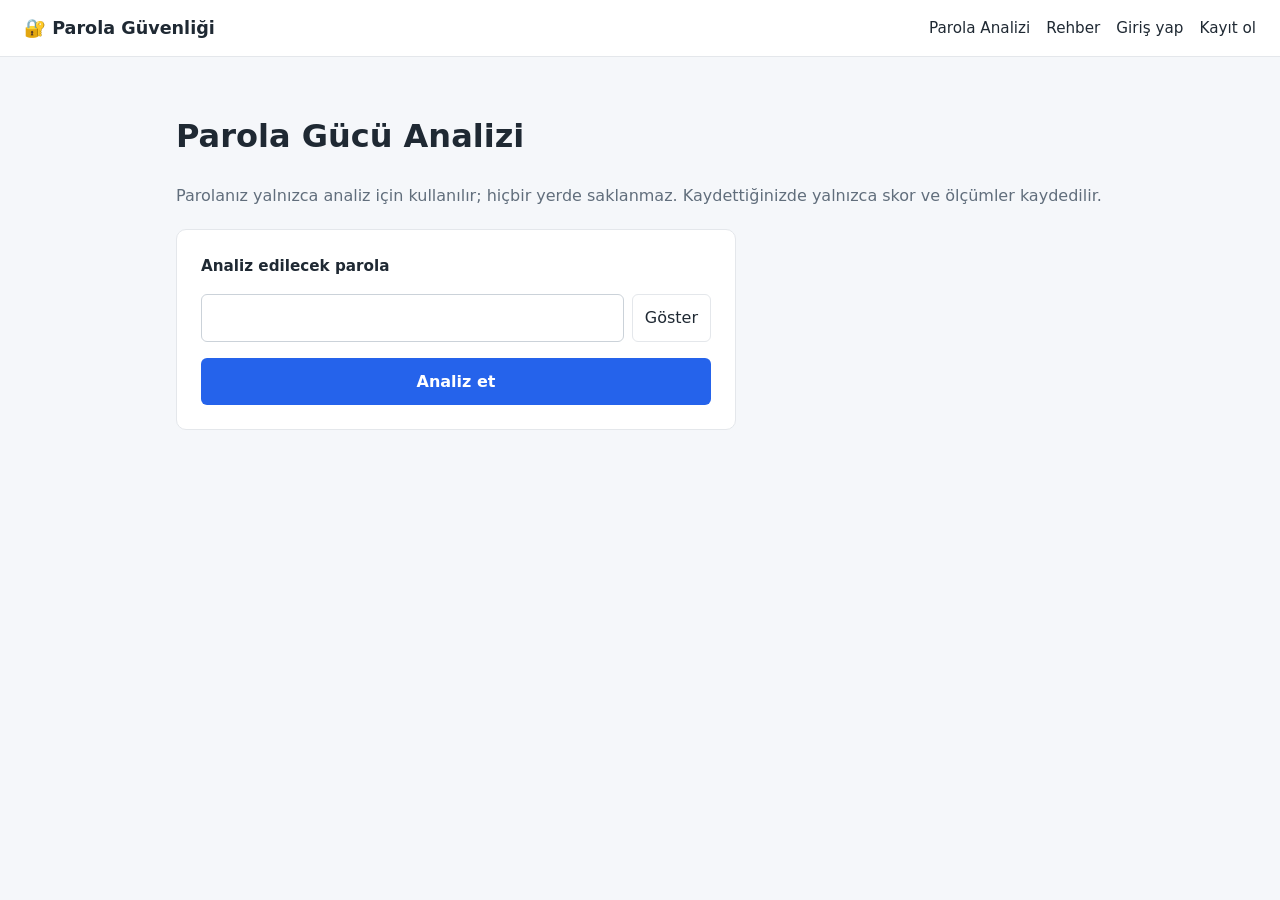
<file: frontend/analiz.html>
<!doctype html>
<html lang="tr">
<head>
  <meta charset="utf-8">
  <meta name="viewport" content="width=device-width, initial-scale=1">
  <title>Parola Gücü Analizi · Parola Güvenliği</title>
  <link rel="stylesheet" href="css/stil.css">
  <link rel="icon" href="data:image/svg+xml,%3Csvg xmlns=%22http://www.w3.org/2000/svg%22 viewBox=%220 0 100 100%22%3E%3Ctext y=%22.9em%22 font-size=%2290%22%3E%F0%9F%94%90%3C/text%3E%3C/svg%3E">
</head>
<body>
  <header class="ust">
    <a href="index.html" class="logo">🔐 Parola Güvenliği</a>
    <nav id="menu" class="menu"></nav>
  </header>

  <main class="icerik">
    <h1>Parola Gücü Analizi</h1>
    <p class="soluk">Parolanız yalnızca analiz için kullanılır; hiçbir yerde saklanmaz. Kaydettiğinizde yalnızca skor ve ölçümler kaydedilir.</p>

    <form id="analiz-formu" class="form analiz-form" autocomplete="off" novalidate>
      <label for="parola">Analiz edilecek parola</label>
      <div class="parola-kutu">
        <input id="parola" name="parola" type="password" maxlength="128" autocomplete="off" spellcheck="false" required>
        <button type="button" id="goster" class="metin-btn" aria-pressed="false">Göster</button>
      </div>
      <label id="kaydet-satir" class="onay" hidden>
        <input type="checkbox" id="kaydet"> Sonucu geçmişime kaydet (parola kaydedilmez)
      </label>
      <p id="mesaj" class="mesaj" role="alert" hidden></p>
      <button type="submit" class="btn">Analiz et</button>
    </form>

    <section id="sonuc" class="sonuc" hidden aria-live="polite">
      <div class="skor-ust">
        <div>
          <p class="soluk kucuk">Güç skoru</p>
          <p class="skor"><span id="skor"></span><span class="soluk"> / 100</span></p>
        </div>
        <span id="seviye" class="seviye"></span>
      </div>
      <div class="cubuk" role="progressbar" aria-valuemin="0" aria-valuemax="100"><div id="cubuk-dolgu"></div></div>

      <div class="kartlar uc">
        <article class="kart"><p class="soluk kucuk">Tahmini kırılma süresi</p><p id="sure" class="orta-sayi"></p></article>
        <article class="kart"><p class="soluk kucuk">Entropi</p><p class="orta-sayi"><span id="entropi"></span> bit</p><p class="soluk kucuk not-satir">Kaba kuvvet tahmini; desenler hesaba katılmadan. Kırılma süresi desenleri hesaba katar.</p></article>
        <article class="kart"><p class="soluk kucuk">Karakter türleri</p><ul id="siniflar" class="siniflar"></ul></article>
      </div>

      <div class="kartlar iki">
        <article class="kart">
          <h2>Skor nasıl hesaplandı?</h2>
          <table class="tablo mini">
            <tbody id="olcutler"></tbody>
          </table>
          <ul id="kurallar" class="liste kucuk"></ul>
        </article>
        <article class="kart">
          <h2>Öneriler</h2>
          <ol id="oneriler" class="oneriler"></ol>
        </article>
      </div>
    </section>

    <section id="gecmis-bolum" hidden>
      <h2>Analiz geçmişim</h2>
      <div class="tablo-kutu">
        <table class="tablo">
          <thead><tr><th>Tarih</th><th>Skor</th><th>Seviye</th><th>Uzunluk</th><th>Entropi</th><th></th></tr></thead>
          <tbody id="gecmis"></tbody>
        </table>
      </div>
    </section>
  </main>

  <script src="js/config.js"></script>
  <script src="js/api.js"></script>
  <script src="js/oturum.js"></script>
  <script src="js/analiz.js"></script>
</body>
</html>
</file>
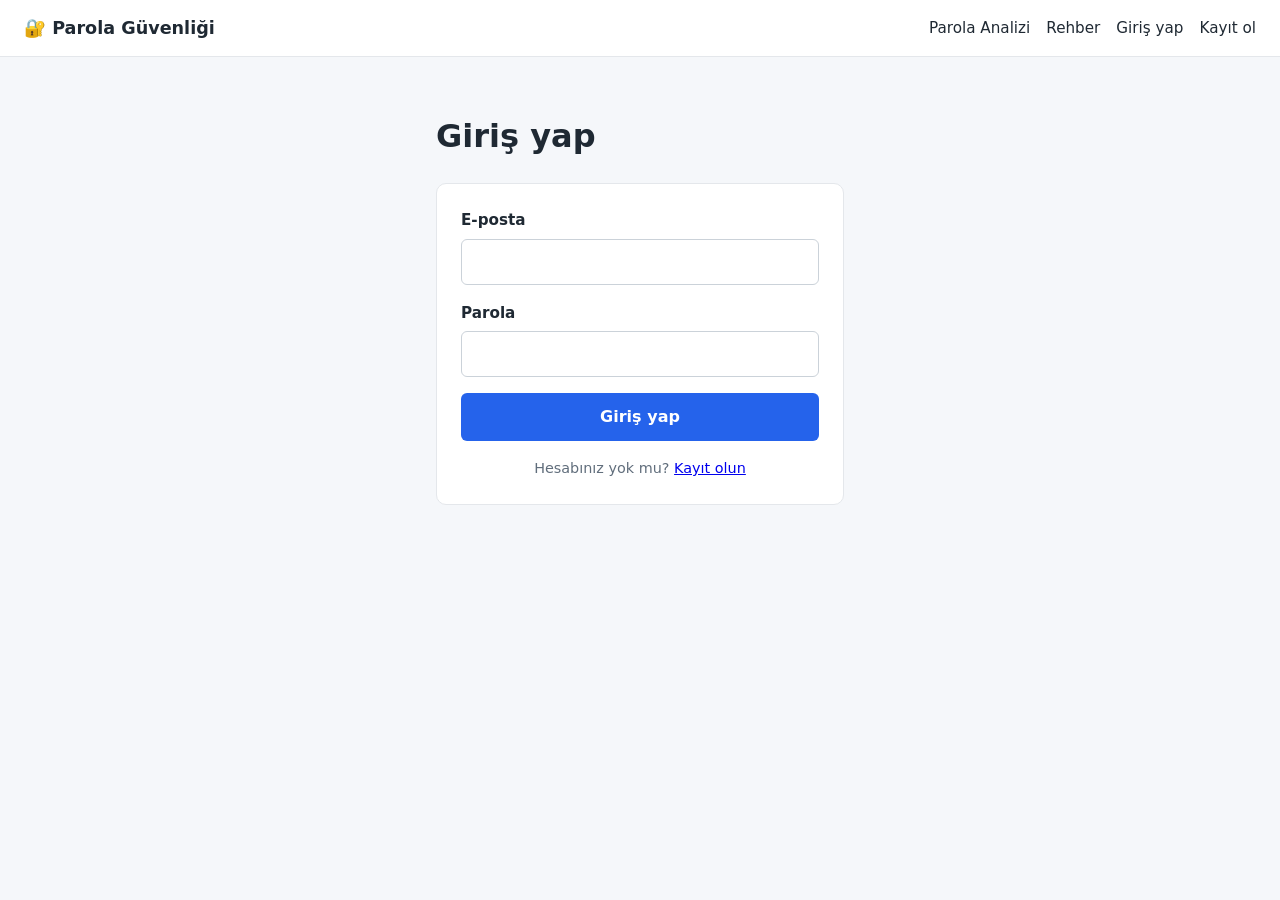
<file: frontend/giris.html>
<!doctype html>
<html lang="tr">
<head>
  <meta charset="utf-8">
  <meta name="viewport" content="width=device-width, initial-scale=1">
  <title>Giriş Yap · Parola Güvenliği</title>
  <link rel="stylesheet" href="css/stil.css">
  <link rel="icon" href="data:image/svg+xml,%3Csvg xmlns=%22http://www.w3.org/2000/svg%22 viewBox=%220 0 100 100%22%3E%3Ctext y=%22.9em%22 font-size=%2290%22%3E%F0%9F%94%90%3C/text%3E%3C/svg%3E">
</head>
<body>
  <header class="ust">
    <a href="index.html" class="logo">🔐 Parola Güvenliği</a>
    <nav id="menu" class="menu"></nav>
  </header>

  <main class="icerik dar">
    <h1>Giriş yap</h1>
    <form id="giris-formu" class="form" novalidate>
      <label>E-posta
        <input name="eposta" type="email" autocomplete="username" required>
      </label>
      <label>Parola
        <input name="parola" type="password" autocomplete="current-password" required>
      </label>
      <p id="mesaj" class="mesaj" role="alert" hidden></p>
      <button type="submit" class="btn">Giriş yap</button>
      <p class="alt-bag">Hesabınız yok mu? <a href="kayit.html">Kayıt olun</a></p>
    </form>
  </main>

  <script src="js/config.js"></script>
  <script src="js/api.js"></script>
  <script src="js/oturum.js"></script>
  <script>
    const form = document.getElementById("giris-formu");
    const mesaj = document.getElementById("mesaj");
    const goster = (metin, tur) => { mesaj.textContent = metin; mesaj.className = "mesaj " + tur; mesaj.hidden = false; };
    const parametre = new URLSearchParams(location.search);

    const NEDENLER = {
      kayit: ["Kayıt başarılı. Şimdi giriş yapabilirsiniz.", "basari"],
      cikis: ["Çıkış yaptınız.", "bilgi"],
      giris: ["Bu sayfayı görmek için giriş yapmalısınız.", "bilgi"],
      sure:  ["Oturumunuzun süresi doldu. Lütfen tekrar giriş yapın.", "bilgi"],
    };
    if (NEDENLER[parametre.get("neden")]) goster(...NEDENLER[parametre.get("neden")]);
    if (parametre.get("eposta")) form.eposta.value = parametre.get("eposta");

    // Yalnızca kendi sitemizdeki .html sayfalarına geri dönülür (açık yönlendirme engellenir).
    const donus = parametre.get("donus");
    const hedef = donus && /^[a-z]+\.html$/.test(donus) ? donus : "panel.html";

    form.addEventListener("submit", async (e) => {
      e.preventDefault();
      const btn = form.querySelector("button");
      btn.disabled = true;
      try {
        const { token, kullanici } = await api.giris(form.eposta.value, form.parola.value);
        oturum.kaydet(token, kullanici);
        location.href = hedef;
      } catch (hata) {
        form.parola.value = "";
        goster(hata.message, "hata");
      } finally {
        btn.disabled = false;
      }
    });
  </script>
</body>
</html>
</file>
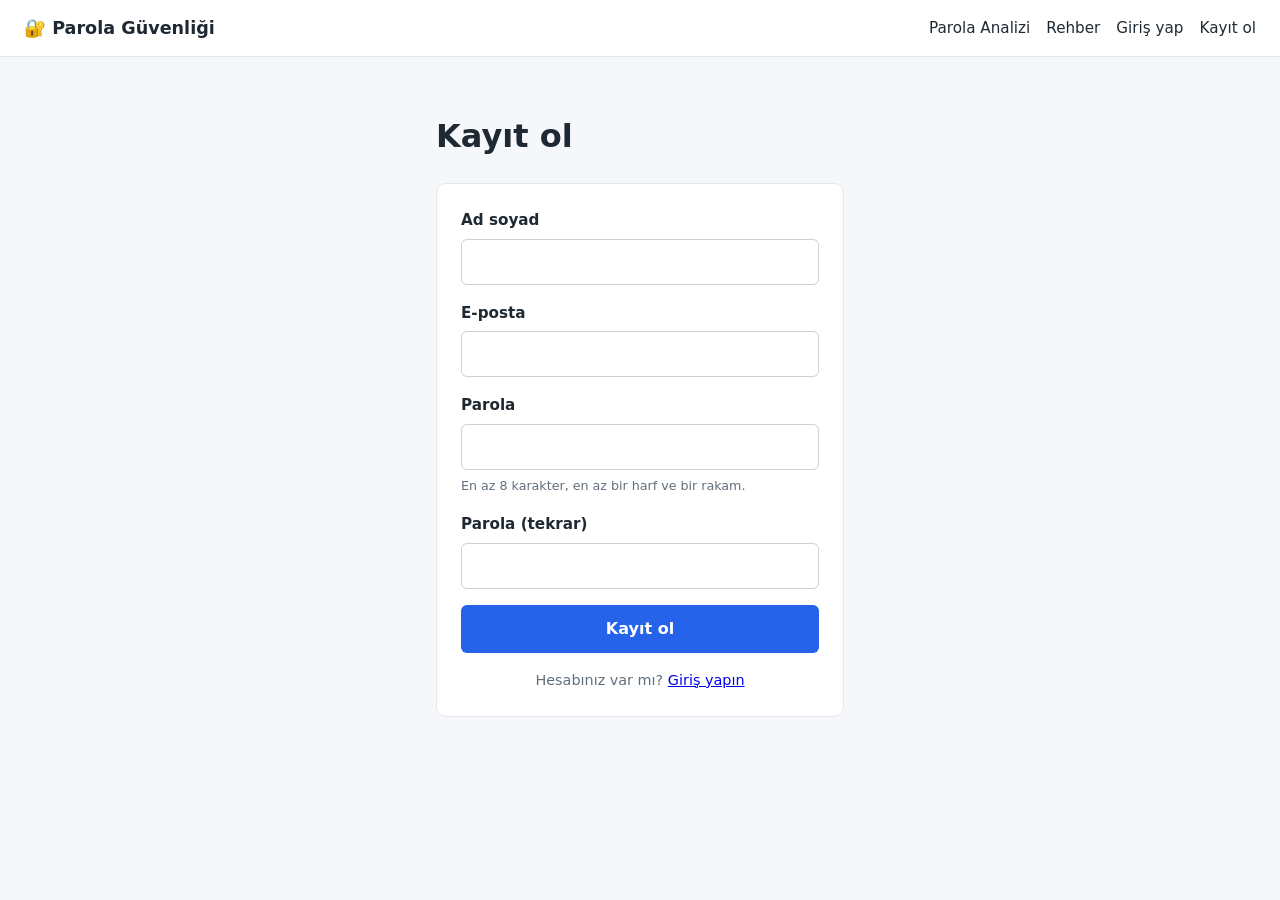
<file: frontend/kayit.html>
<!doctype html>
<html lang="tr">
<head>
  <meta charset="utf-8">
  <meta name="viewport" content="width=device-width, initial-scale=1">
  <title>Kayıt Ol · Parola Güvenliği</title>
  <link rel="stylesheet" href="css/stil.css">
  <link rel="icon" href="data:image/svg+xml,%3Csvg xmlns=%22http://www.w3.org/2000/svg%22 viewBox=%220 0 100 100%22%3E%3Ctext y=%22.9em%22 font-size=%2290%22%3E%F0%9F%94%90%3C/text%3E%3C/svg%3E">
</head>
<body>
  <header class="ust">
    <a href="index.html" class="logo">🔐 Parola Güvenliği</a>
    <nav id="menu" class="menu"></nav>
  </header>

  <main class="icerik dar">
    <h1>Kayıt ol</h1>
    <form id="kayit-formu" class="form" novalidate>
      <label>Ad soyad
        <input name="ad_soyad" autocomplete="name" required minlength="2">
      </label>
      <label>E-posta
        <input name="eposta" type="email" autocomplete="email" required>
      </label>
      <label>Parola
        <input name="parola" type="password" autocomplete="new-password" required minlength="8">
        <small>En az 8 karakter, en az bir harf ve bir rakam.</small>
      </label>
      <label>Parola (tekrar)
        <input name="parola2" type="password" autocomplete="new-password" required>
      </label>
      <p id="mesaj" class="mesaj" role="alert" hidden></p>
      <button type="submit" class="btn">Kayıt ol</button>
      <p class="alt-bag">Hesabınız var mı? <a href="giris.html">Giriş yapın</a></p>
    </form>
  </main>

  <script src="js/config.js"></script>
  <script src="js/api.js"></script>
  <script src="js/oturum.js"></script>
  <script>
    const form = document.getElementById("kayit-formu");
    const mesaj = document.getElementById("mesaj");
    const goster = (metin, tur) => { mesaj.textContent = metin; mesaj.className = "mesaj " + tur; mesaj.hidden = false; };

    form.addEventListener("submit", async (e) => {
      e.preventDefault();
      const v = Object.fromEntries(new FormData(form));
      if (v.parola !== v.parola2) return goster("Parolalar eşleşmiyor.", "hata");

      const btn = form.querySelector("button");
      btn.disabled = true;
      try {
        await api.kayit(v.ad_soyad, v.eposta, v.parola);
        location.href = "giris.html?neden=kayit&eposta=" + encodeURIComponent(v.eposta);
      } catch (hata) {
        goster(hata.message, "hata");
      } finally {
        btn.disabled = false;
      }
    });
  </script>
</body>
</html>
</file>
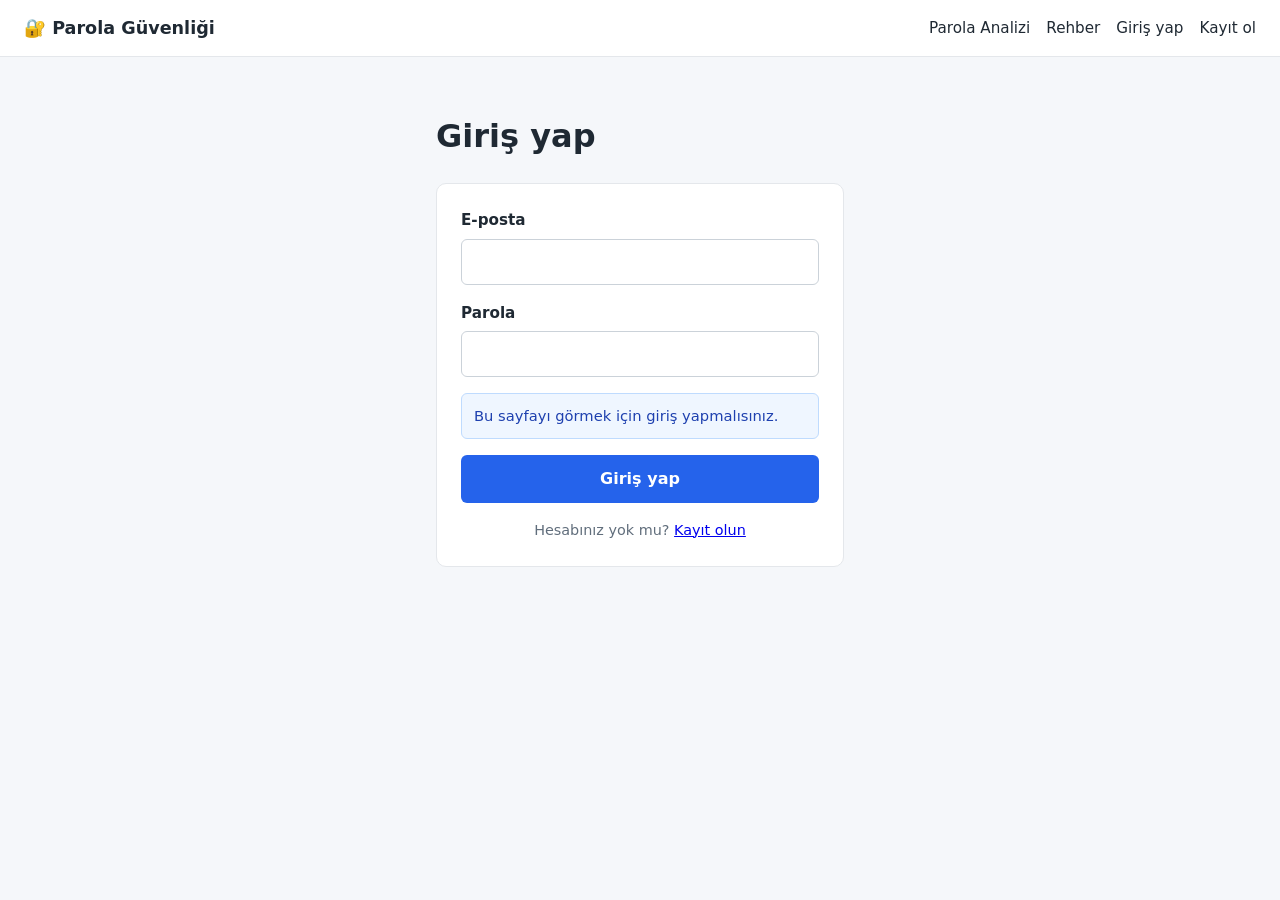
<file: frontend/panel.html>
<!doctype html>
<html lang="tr">
<head>
  <meta charset="utf-8">
  <meta name="viewport" content="width=device-width, initial-scale=1">
  <title>Panelim · Parola Güvenliği</title>
  <link rel="stylesheet" href="css/stil.css">
  <link rel="icon" href="data:image/svg+xml,%3Csvg xmlns=%22http://www.w3.org/2000/svg%22 viewBox=%220 0 100 100%22%3E%3Ctext y=%22.9em%22 font-size=%2290%22%3E%F0%9F%94%90%3C/text%3E%3C/svg%3E">
</head>
<body>
  <header class="ust">
    <a href="index.html" class="logo">🔐 Parola Güvenliği</a>
    <nav id="menu" class="menu"></nav>
  </header>

  <main class="icerik">
    <p id="yukleniyor">Yükleniyor…</p>
    <div id="icerik" hidden>
      <h1>Merhaba, <span id="ad"></span></h1>
      <p class="soluk"><span id="eposta"></span> · Rol: <span id="rol" class="rozet"></span></p>
      <p class="soluk kucuk">Oturumunuz <span id="bitis"></span> tarihinde sona erecek.</p>

      <div class="kartlar">
        <article class="kart">
          <h2>Son analizlerim</h2>
          <ul id="analizler" class="liste"></ul>
          <p><a href="analiz.html">Yeni analiz yap →</a></p>
        </article>
        <article class="kart">
          <h2>En iyi quiz puanım</h2>
          <p id="quiz" class="buyuk-sayi">–</p>
          <p><a href="quiz.html">Quiz çöz →</a> · <a href="rehber.html">Rehberi oku</a></p>
        </article>
      </div>
    </div>
  </main>

  <script src="js/config.js"></script>
  <script src="js/api.js"></script>
  <script src="js/oturum.js"></script>
  <script>
    const SEVIYE = { zayif: "Zayıf", orta: "Orta", guclu: "Güçlü" };

    (async () => {
      const sonuc = await oturum.sayfayiKoru(); // giriş yoksa giris.html'e yönlendirir
      if (!sonuc) return;
      const { kullanici, son_analizler, en_iyi_quiz_puani, oturum_bitis } = sonuc.bilgi;

      document.getElementById("ad").textContent = kullanici.ad_soyad;
      document.getElementById("eposta").textContent = kullanici.eposta;
      document.getElementById("rol").textContent = kullanici.rol === "yonetici" ? "Yönetici" : "Kullanıcı";
      document.getElementById("bitis").textContent = new Date(oturum_bitis.replace(" ", "T").replace(" UTC", "Z")).toLocaleString("tr-TR");
      const quiz = document.getElementById("quiz");
      if (en_iyi_quiz_puani === null) {
        quiz.textContent = "Henüz quiz çözülmedi.";
        quiz.className = "soluk";
      } else {
        quiz.textContent = en_iyi_quiz_puani + " / 100";
      }

      const liste = document.getElementById("analizler");
      if (son_analizler.length === 0) {
        liste.innerHTML = "<li>Henüz analiz yapılmadı.</li>";
      }
      son_analizler.forEach((a) => {
        const li = document.createElement("li");
        li.textContent = `Skor ${a.skor} · ${SEVIYE[a.seviye]}` + (a.sizinti_sayisi ? ` · ⚠ ${a.sizinti_sayisi.toLocaleString("tr-TR")} sızıntı` : "");
        liste.appendChild(li);
      });

      document.getElementById("yukleniyor").hidden = true;
      document.getElementById("icerik").hidden = false;
    })();
  </script>
</body>
</html>
</file>
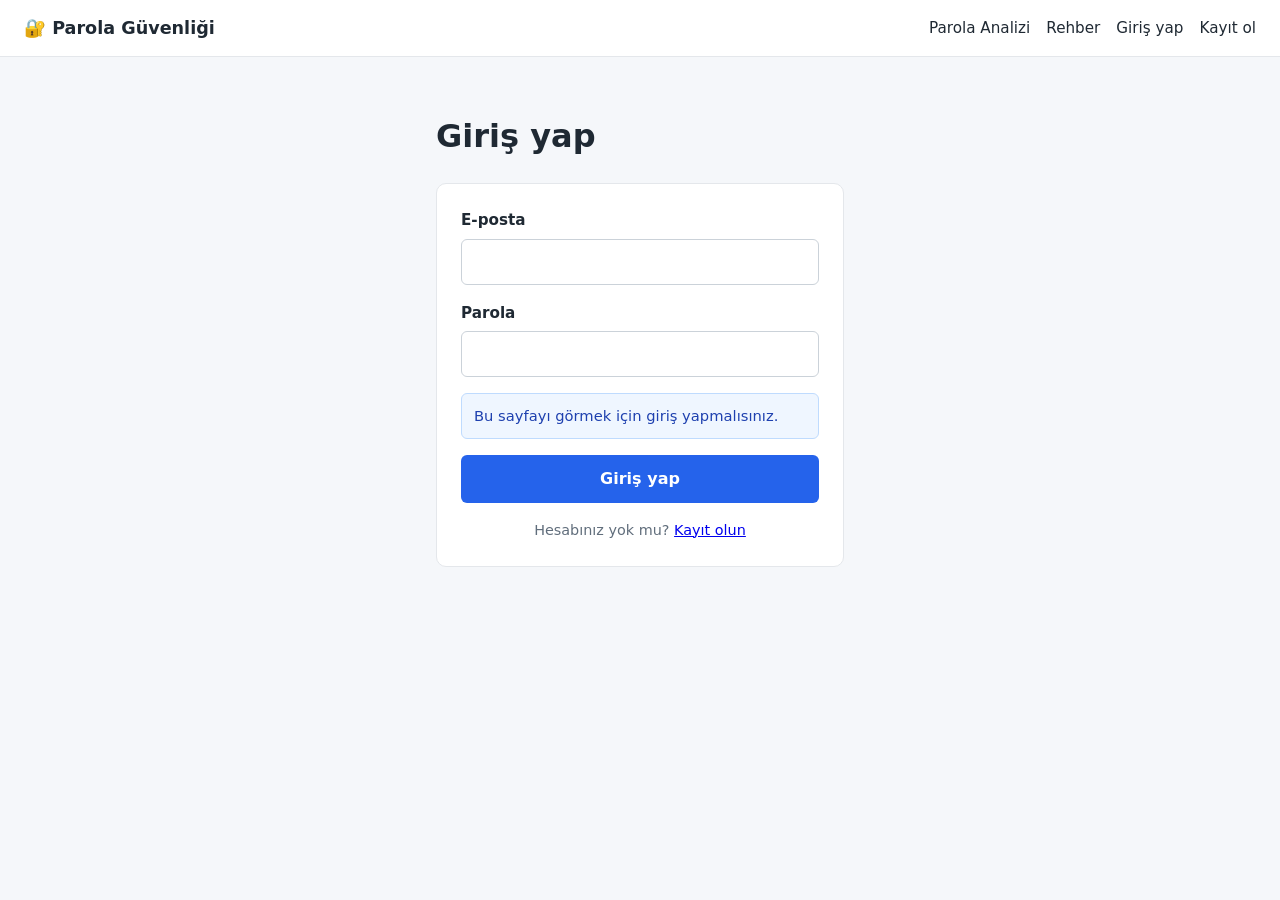
<file: frontend/quiz.html>
<!doctype html>
<html lang="tr">
<head>
  <meta charset="utf-8">
  <meta name="viewport" content="width=device-width, initial-scale=1">
  <title>Farkındalık Quizi · Parola Güvenliği</title>
  <link rel="stylesheet" href="css/stil.css">
  <link rel="icon" href="data:image/svg+xml,%3Csvg xmlns=%22http://www.w3.org/2000/svg%22 viewBox=%220 0 100 100%22%3E%3Ctext y=%22.9em%22 font-size=%2290%22%3E%F0%9F%94%90%3C/text%3E%3C/svg%3E">
</head>
<body>
  <header class="ust">
    <a href="index.html" class="logo">🔐 Parola Güvenliği</a>
    <nav id="menu" class="menu"></nav>
  </header>

  <main class="icerik">
    <p id="yukleniyor">Yükleniyor…</p>
    <p id="mesaj" class="mesaj hata" role="alert" hidden></p>

    <!-- 1) Giriş ekranı -->
    <section id="giris-ekrani" hidden>
      <h1>Farkındalık Quizi</h1>
      <div class="kartlar uc">
        <article class="kart"><p class="soluk kucuk">Soru</p><p class="orta-sayi">10</p></article>
        <article class="kart"><p class="soluk kucuk">Süre</p><p class="orta-sayi">30 dakika</p></article>
        <article class="kart"><p class="soluk kucuk">Kapsam</p><p class="orta-sayi">7 rehber konusu</p></article>
      </div>
      <p class="soluk">Her quizde rehberin her konusundan en az bir soru çıkar. Cevaplarınızı gönderdikten sonra
        her sorunun doğru cevabını ve açıklamasını görürsünüz. Hazırlanmak için <a href="rehber.html">rehberi</a> okuyabilirsiniz.</p>
      <button type="button" id="baslat" class="btn genis-degil">Quizi başlat</button>

      <section id="gecmis-bolum" hidden>
        <h2>Önceki sonuçlarım</h2>
        <div class="tablo-kutu">
          <table class="tablo">
            <thead><tr><th>Tarih</th><th>Puan</th><th>Doğru</th><th></th></tr></thead>
            <tbody id="gecmis"></tbody>
          </table>
        </div>
      </section>
    </section>

    <!-- 2) Soru ekranı -->
    <section id="soru-ekrani" hidden>
      <div class="quiz-ust">
        <span id="ilerleme-metin" class="soluk"></span>
        <span id="sayac" class="sayac" aria-live="off"></span>
      </div>
      <div class="cubuk"><div id="ilerleme" class="guclu"></div></div>
      <form id="soru-formu" class="form soru-kart">
        <fieldset>
          <legend id="soru-metin"></legend>
          <div id="secenekler" class="secenekler"></div>
        </fieldset>
        <div class="soru-dugmeler">
          <button type="button" id="onceki" class="metin-btn">← Önceki</button>
          <button type="button" id="sonraki" class="btn">Sonraki →</button>
          <button type="submit" id="gonder" class="btn" hidden>Cevapları gönder</button>
        </div>
      </form>
      <div id="soru-noktalari" class="soru-noktalari" aria-label="Sorular"></div>
    </section>

    <!-- 3) Sonuç ekranı -->
    <section id="sonuc-ekrani" hidden>
      <h1>Quiz sonucu</h1>
      <div class="skor-ust">
        <div>
          <p class="soluk kucuk">Puanınız</p>
          <p class="skor"><span id="puan"></span><span class="soluk"> / 100</span></p>
        </div>
        <span id="dogru-sayisi" class="seviye"></span>
      </div>
      <div class="cubuk"><div id="puan-cubuk"></div></div>
      <p id="degerlendirme"></p>

      <section id="tekrar-bolum" class="kisaca" hidden>
        <h2>Tekrar okumanızı önerdiğimiz konular</h2>
        <ul id="tekrar-konular"></ul>
      </section>

      <h2>Soru soru değerlendirme</h2>
      <ol id="degerlendirme-listesi" class="degerlendirme-listesi"></ol>

      <div class="konu-cta">
        <button type="button" id="yeni-quiz" class="btn">Yeni quiz başlat</button>
        <a class="metin-btn" href="panel.html">Panelime dön</a>
      </div>
    </section>
  </main>

  <script src="js/config.js"></script>
  <script src="js/api.js"></script>
  <script src="js/oturum.js"></script>
  <script src="js/quiz.js"></script>
</body>
</html>
</file>
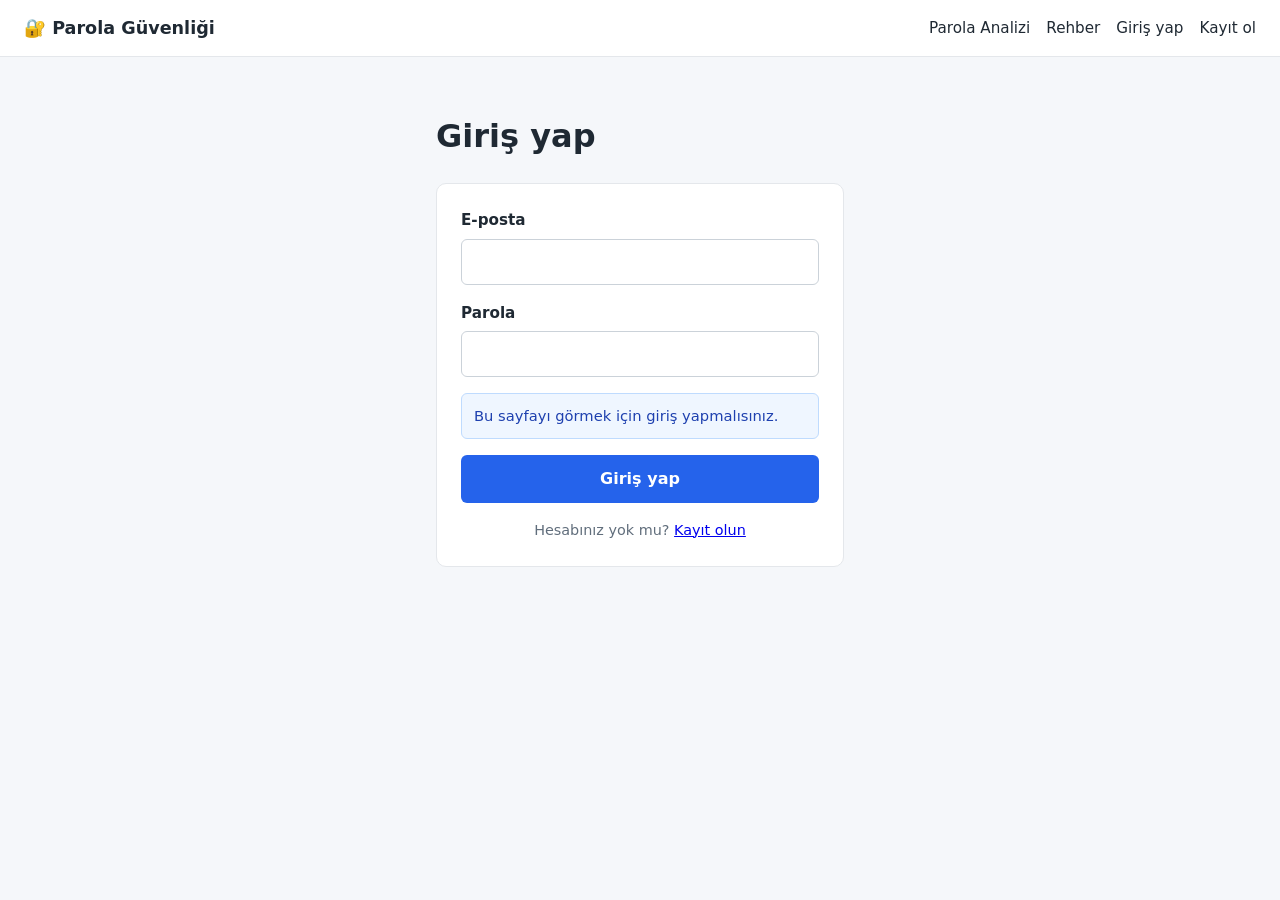
<file: frontend/yonetici.html>
<!doctype html>
<html lang="tr">
<head>
  <meta charset="utf-8">
  <meta name="viewport" content="width=device-width, initial-scale=1">
  <title>Yönetici · Parola Güvenliği</title>
  <link rel="stylesheet" href="css/stil.css">
  <link rel="icon" href="data:image/svg+xml,%3Csvg xmlns=%22http://www.w3.org/2000/svg%22 viewBox=%220 0 100 100%22%3E%3Ctext y=%22.9em%22 font-size=%2290%22%3E%F0%9F%94%90%3C/text%3E%3C/svg%3E">
</head>
<body>
  <header class="ust">
    <a href="index.html" class="logo">🔐 Parola Güvenliği</a>
    <nav id="menu" class="menu"></nav>
  </header>

  <main class="icerik">
    <p id="yukleniyor">Yükleniyor…</p>

    <section id="yetkisiz" class="uyari" hidden>
      <h1>Erişim engellendi</h1>
      <p>Bu sayfa yalnızca yöneticilere açıktır.</p>
      <p><a href="panel.html">Panelime dön</a></p>
    </section>

    <section id="icerik" hidden>
      <h1>Kullanıcı yönetimi</h1>
      <p id="mesaj" class="mesaj" role="alert" hidden></p>
      <div class="tablo-kutu">
        <table class="tablo">
          <thead><tr><th>#</th><th>Ad soyad</th><th>E-posta</th><th>Rol</th><th>Kayıt</th></tr></thead>
          <tbody id="satirlar"></tbody>
        </table>
      </div>
    </section>
  </main>

  <script src="js/config.js"></script>
  <script src="js/api.js"></script>
  <script src="js/oturum.js"></script>
  <script>
    const mesaj = document.getElementById("mesaj");
    const goster = (metin, tur) => { mesaj.textContent = metin; mesaj.className = "mesaj " + tur; mesaj.hidden = false; };

    async function tabloyuDoldur(benimId) {
      const govde = document.getElementById("satirlar");
      govde.innerHTML = "";
      for (const k of await api.kullanicilar()) {
        const tr = document.createElement("tr");
        [k.id, k.ad_soyad, k.eposta].forEach((d) => {
          const td = document.createElement("td"); td.textContent = d; tr.appendChild(td);
        });

        const rolTd = document.createElement("td");
        const secim = document.createElement("select");
        secim.innerHTML = '<option value="kullanici">Kullanıcı</option><option value="yonetici">Yönetici</option>';
        secim.value = k.rol;
        secim.disabled = k.id === benimId; // kendi rolünü değiştiremez
        secim.addEventListener("change", async () => {
          try {
            await api.rolDegistir(k.id, secim.value);
            goster(`${k.ad_soyad} artık ${secim.value === "yonetici" ? "yönetici" : "kullanıcı"}. Açık oturumları kapatıldı.`, "basari");
          } catch (hata) {
            secim.value = k.rol;
            goster(hata.message, "hata");
          }
        });
        rolTd.appendChild(secim);
        tr.appendChild(rolTd);

        const tarihTd = document.createElement("td");
        tarihTd.textContent = k.kayit_tarihi.slice(0, 10);
        tr.appendChild(tarihTd);
        govde.appendChild(tr);
      }
    }

    (async () => {
      const sonuc = await oturum.sayfayiKoru("yonetici");
      if (!sonuc) return;
      document.getElementById("yukleniyor").hidden = true;

      if (sonuc.yetkisiz) {
        document.getElementById("yetkisiz").hidden = false;
        return;
      }
      try {
        await tabloyuDoldur(sonuc.bilgi.kullanici.id);
        document.getElementById("icerik").hidden = false;
      } catch (hata) {
        // Backend de 403 döner: arayüz atlatılsa bile veri gelmez.
        document.getElementById("yetkisiz").hidden = false;
      }
    })();
  </script>
</body>
</html>
</file>
<file: frontend/css/stil.css>
:root {
  --zemin: #f5f7fa;
  --yuzey: #ffffff;
  --metin: #1f2933;
  --soluk: #616e7c;
  --vurgu: #2563eb;
  --cizgi: #e4e7eb;
}
* { box-sizing: border-box; }
body {
  margin: 0;
  font-family: system-ui, -apple-system, "Segoe UI", Roboto, sans-serif;
  background: var(--zemin);
  color: var(--metin);
  line-height: 1.6;
}
.ust {
  background: var(--yuzey); border-bottom: 1px solid var(--cizgi); padding: 14px 24px;
  display: flex; justify-content: space-between; align-items: center; gap: 12px; flex-wrap: wrap;
}
.durum { font-size: .85rem; color: var(--soluk); }
.durum.bagli { color: #15803d; }
.durum.hata { color: #b91c1c; }
.uyari { background: #fef2f2; border: 1px solid #fecaca; color: #991b1b; padding: 14px; border-radius: 8px; }
.logo { font-weight: 700; color: var(--metin); text-decoration: none; font-size: 1.1rem; }
.icerik { max-width: 960px; margin: 0 auto; padding: 32px 16px; }
.giris h1 { font-size: 2rem; margin: 0 0 8px; }
.giris p { color: var(--soluk); max-width: 640px; }
.not { font-size: .9rem; font-weight: 600; color: var(--vurgu) !important; }
.kartlar {
  display: grid;
  grid-template-columns: repeat(auto-fill, minmax(250px, 1fr));
  gap: 16px;
  margin-top: 32px;
}
.kart { background: var(--yuzey); border: 1px solid var(--cizgi); border-radius: 10px; padding: 20px; }
.kart h2 { font-size: 1.1rem; margin: 0 0 6px; }
.kart p { color: var(--soluk); margin: 0 0 12px; }
.rozet { font-size: .8rem; background: #eff6ff; color: var(--vurgu); padding: 3px 10px; border-radius: 999px; }
.alt { text-align: center; color: var(--soluk); font-size: .85rem; padding: 24px; }

/* ---- Menü ---- */
.menu { display: flex; align-items: center; gap: 16px; flex-wrap: wrap; font-size: .95rem; }
.menu a { color: var(--metin); text-decoration: none; }
.menu a:hover { color: var(--vurgu); }
.kim { color: var(--soluk); font-size: .85rem; }
.metin-btn { background: none; border: 1px solid var(--cizgi); border-radius: 6px; padding: 4px 12px; cursor: pointer; font: inherit; color: var(--metin); }
.metin-btn:hover { border-color: var(--vurgu); color: var(--vurgu); }
.durum-serit { max-width: 960px; margin: 0 auto; padding: 10px 16px 0; text-align: right; }

/* ---- Formlar ---- */
.dar { max-width: 440px; }
.form { background: var(--yuzey); border: 1px solid var(--cizgi); border-radius: 10px; padding: 24px; display: grid; gap: 16px; }
.form label { display: grid; gap: 6px; font-weight: 600; font-size: .95rem; }
.form input, .tablo select { font: inherit; padding: 10px 12px; border: 1px solid #cbd2d9; border-radius: 6px; background: #fff; color: var(--metin); }
.tablo select { padding: 4px 8px; }
.form input:focus, .tablo select:focus { outline: 2px solid var(--vurgu); outline-offset: 1px; border-color: var(--vurgu); }
.form small { font-weight: 400; color: var(--soluk); }
.btn { font: inherit; font-weight: 600; background: var(--vurgu); color: #fff; border: 0; border-radius: 6px; padding: 11px; cursor: pointer; }
.btn:hover { background: #1d4ed8; }
.btn:disabled { opacity: .6; cursor: wait; }
.alt-bag { margin: 0; text-align: center; font-size: .9rem; color: var(--soluk); }
.mesaj { margin: 0; padding: 10px 12px; border-radius: 6px; font-size: .92rem; }
.mesaj.hata { background: #fef2f2; color: #991b1b; border: 1px solid #fecaca; }
.mesaj.basari { background: #f0fdf4; color: #166534; border: 1px solid #bbf7d0; }
.mesaj.bilgi { background: #eff6ff; color: #1e40af; border: 1px solid #bfdbfe; }

/* ---- Panel / yönetici ---- */
.soluk { color: var(--soluk); }
.kucuk { font-size: .85rem; }
.liste { margin: 0; padding-left: 18px; color: var(--soluk); }
.buyuk-sayi { font-size: 2rem; font-weight: 700; color: var(--metin) !important; }
.tablo-kutu { overflow-x: auto; background: var(--yuzey); border: 1px solid var(--cizgi); border-radius: 10px; }
.tablo { width: 100%; border-collapse: collapse; font-size: .92rem; }
.tablo th, .tablo td { text-align: left; padding: 10px 14px; border-bottom: 1px solid var(--cizgi); white-space: nowrap; }
.tablo th { background: #f8fafc; font-weight: 600; }
.tablo tr:last-child td { border-bottom: 0; }

/* ---- Hafta 6: Parola Gücü Analizi ---- */
.kart-baglanti { display: block; color: inherit; text-decoration: none; transition: border-color .15s, transform .15s; }
.kart-baglanti:hover { border-color: var(--vurgu); transform: translateY(-2px); }
.rozet.hazir { background: #f0fdf4; color: #15803d; }
.analiz-form { max-width: 560px; margin: 20px 0 28px; }
.parola-kutu { display: flex; gap: 8px; }
.parola-kutu input { flex: 1; min-width: 0; font-family: ui-monospace, Consolas, monospace; }
.form label.onay { display: flex; align-items: center; gap: 8px; font-weight: 400; }
[hidden] { display: none !important; }
.sonuc { margin-bottom: 32px; }
.skor-ust { display: flex; align-items: flex-end; justify-content: space-between; gap: 12px; }
.skor-ust p { margin: 0; }
.skor { font-size: 2.6rem; font-weight: 700; line-height: 1.1; }
.seviye { font-weight: 700; padding: 6px 16px; border-radius: 999px; font-size: 1rem; }
.seviye.zayif, .cubuk .zayif { background: #fee2e2; color: #b91c1c; }
.seviye.orta, .cubuk .orta { background: #fef3c7; color: #b45309; }
.seviye.guclu, .cubuk .guclu { background: #dcfce7; color: #15803d; }
.cubuk { height: 12px; background: var(--cizgi); border-radius: 999px; overflow: hidden; margin: 12px 0 20px; }
.cubuk div { height: 100%; transition: width .4s ease; }
.cubuk .zayif { background: #dc2626; }
.cubuk .orta { background: #f59e0b; }
.cubuk .guclu { background: #16a34a; }
.kartlar.uc { grid-template-columns: repeat(auto-fit, minmax(200px, 1fr)); margin-top: 0; }
.kartlar.iki { grid-template-columns: repeat(auto-fit, minmax(300px, 1fr)); }
.kart p.kucuk { margin: 0 0 4px; }
.kart .orta-sayi { font-size: 1.25rem; font-weight: 700; margin: 0; color: var(--metin); }
.kart .not-satir { margin-top: 8px; font-size: .8rem; }
.siniflar { list-style: none; margin: 0; padding: 0; font-size: .92rem; }
.siniflar .var { color: #15803d; }
.siniflar .yok { color: #b91c1c; }
.tablo.mini td { padding: 6px 0; white-space: normal; }
.tablo.mini .sag { text-align: right; font-weight: 600; white-space: nowrap; padding-left: 12px; }
.tablo .ceza td { color: #b91c1c; }
.oneriler { margin: 0; padding-left: 20px; }
.oneriler li { margin-bottom: 10px; }
.oneriler p { margin: 2px 0 0; }
.seviye-metin.zayif { color: #b91c1c; font-weight: 600; }
.seviye-metin.orta { color: #b45309; font-weight: 600; }
.seviye-metin.guclu { color: #15803d; font-weight: 600; }
.metin-btn.kucuk { padding: 2px 10px; font-size: .85rem; }

/* ---- Hafta 7: Farkındalık Rehberi ve Quiz ---- */
.konu-listesi { list-style: none; padding: 0; margin: 24px 0 0; display: grid; gap: 12px; }
.konu-karti { display: grid; grid-template-columns: 40px 1fr; column-gap: 14px; align-items: start;
  background: var(--yuzey); border: 1px solid var(--cizgi); border-radius: 10px; padding: 16px 18px;
  color: inherit; text-decoration: none; transition: border-color .15s; }
.konu-karti:hover { border-color: var(--vurgu); }
.konu-karti .soluk { grid-column: 2; font-size: .92rem; }
.konu-no { grid-row: span 2; width: 32px; height: 32px; border-radius: 50%; background: #eff6ff; color: var(--vurgu);
  display: grid; place-items: center; font-weight: 700; }
.konu { max-width: 720px; }
.konu h1 { margin: 4px 0 8px; line-height: 1.25; }
.konu-ozet { font-size: 1.1rem; color: var(--soluk); margin-top: 0; }
.konu-icerik p { margin: 0 0 16px; }
.kisaca { background: #eff6ff; border: 1px solid #bfdbfe; border-radius: 10px; padding: 16px 20px; margin: 24px 0; }
.kisaca h2 { font-size: 1rem; margin: 0 0 8px; }
.kisaca ul { margin: 0; padding-left: 20px; }
.konu-cta { display: flex; gap: 12px; flex-wrap: wrap; align-items: center; margin: 24px 0; }
.konu-cta .btn, .konu-cta .metin-btn { text-decoration: none; display: inline-block; padding: 10px 18px; }
.konu-gezinme { display: flex; justify-content: space-between; gap: 16px; border-top: 1px solid var(--cizgi); padding-top: 16px; font-size: .95rem; }
.konu-gezinme #sonraki { margin-left: auto; text-align: right; }
.genis-degil { padding: 11px 28px; }
.quiz-ust { display: flex; justify-content: space-between; align-items: center; gap: 12px; }
.sayac { font-variant-numeric: tabular-nums; font-weight: 600; }
.sayac.az { color: #b91c1c; }
.soru-kart { max-width: 720px; }
.soru-kart fieldset { border: 0; padding: 0; margin: 0; min-width: 0; }
.soru-kart legend { font-size: 1.15rem; font-weight: 700; margin-bottom: 14px; padding: 0; }
.secenekler { display: grid; gap: 10px; }
.form label.secenek { display: flex; align-items: flex-start; gap: 10px; font-weight: 400; border: 1px solid var(--cizgi);
  border-radius: 8px; padding: 12px 14px; cursor: pointer; transition: border-color .15s, background .15s; }
.form label.secenek:hover { border-color: var(--vurgu); }
.form label.secenek:has(input:checked) { border-color: var(--vurgu); background: #eff6ff; }
.secenek input { margin-top: 4px; accent-color: var(--vurgu); }
.soru-dugmeler { display: flex; justify-content: space-between; gap: 12px; }
.soru-dugmeler .btn { padding: 10px 20px; }
.soru-dugmeler .metin-btn:disabled { opacity: .4; cursor: default; }
.soru-noktalari { display: flex; flex-wrap: wrap; gap: 6px; margin-top: 16px; max-width: 720px; }
.nokta { width: 34px; height: 34px; border-radius: 50%; border: 1px solid var(--cizgi); background: var(--yuzey);
  font: inherit; font-size: .85rem; cursor: pointer; color: var(--soluk); }
.nokta.dolu { background: #dcfce7; border-color: #86efac; color: #166534; }
.nokta.aktif { outline: 2px solid var(--vurgu); outline-offset: 1px; }
.degerlendirme-listesi { padding-left: 22px; }
.degerlendirme-listesi li { margin-bottom: 18px; padding-left: 4px; }
.degerlendirme-listesi p { margin: 4px 0 0; }
.degerlendirme-listesi li.dogru .cevap { color: #15803d; }
.degerlendirme-listesi li.yanlis .cevap { color: #b91c1c; }
.dogru-cevap { color: #15803d; font-weight: 600; }
.oneriler li > a.kucuk { font-size: .85rem; }
</file>
